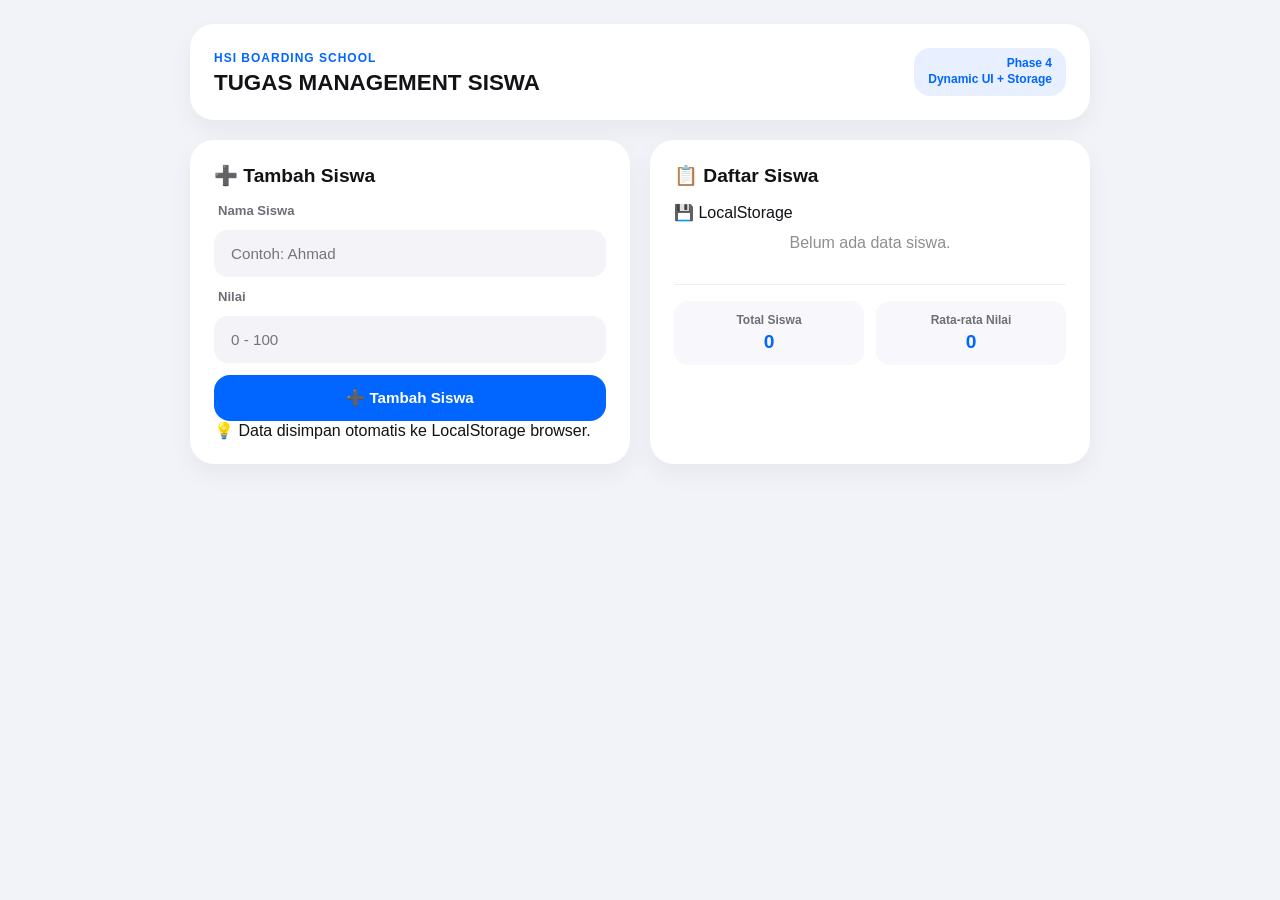
<file: student-managent/index.html>
<!DOCTYPE html>
<html lang="id">
<head>
  <meta charset="UTF-8">
  <meta name="viewport" content="width=device-width, initial-scale=1.0">
  <title>Student Management - HSI</title>
  <link rel="stylesheet" href="style.css">
</head>
<body>

  <!-- Header Section -->
  <header class="page-item card-header">
    <div>
      <span class="school">HSI BOARDING SCHOOL</span>
      <h1>TUGAS MANAGEMENT SISWA</h1>
    </div>
    <div class="phase-badge">Phase 4<br>Dynamic UI + Storage</div>
  </header>

  <!-- Main Content Layout -->
  <main class="app-grid">
    <!-- Section Form (Tambah / Edit) -->
    <section class="card">
      <h2 id="formTitle">➕ Tambah Siswa</h2>
      
      <!-- Tempat Pesan Sukses / Alert -->
      <div id="alertMessage" class="alert hidden"></div>

      <form id="studentForm">
        <!-- Input tersembunyi untuk penanda data yang sedang diedit -->
        <input type="hidden" id="editIndex" value="">

        <label for="studentName">Nama Siswa</label>
        <input id="studentName" type="text" placeholder="Contoh: Ahmad" autocomplete="off" required>

        <label for="studentScore">Nilai</label>
        <input id="studentScore" type="number" min="0" max="100" placeholder="0 - 100" required>

        <button id="btnSubmit" class="primary-btn" type="submit">➕ Tambah Siswa</button>
        <button id="btnCancel" class="secondary-btn hidden" type="button">Batal Edit</button>
      </form>
      
      <p class="form-note">💡 Data disimpan otomatis ke LocalStorage browser.</p>
    </section>

    <!-- Section Daftar Siswa & Statistik -->
    <section class="card">
      <div class="list-header">
        <h2>📋 Daftar Siswa</h2>
        <span class="saved-status">💾 LocalStorage</span>
      </div>

      <div id="studentList" class="student-list"></div>

      <div class="stats">
        <div class="stat-box">
          <span>Total Siswa</span>
          <strong id="totalStudents">0</strong>
        </div>
        <div class="stat-box">
          <span>Rata-rata Nilai</span>
          <strong id="averageScore">0</strong>
        </div>
      </div>
    </section>   
  </main>

  <!-- Modal Konfirmasi Custom (Ditaruh di luar <main> agar melayang sempurna) -->
  <div id="customModal" class="modal-overlay hidden">
    <div class="modal-card">
      <div class="modal-icon">⚠️</div>
      <h3>Hapus Data Siswa</h3>
      <p id="modalMessage">Apakah kamu yakin ingin menghapus data ini?</p>
      <div class="modal-actions">
        <button id="btnCancelDelete" class="secondary-btn">Batal</button>
        <button id="btnConfirmDelete" class="danger-btn">Hapus</button>
      </div>
    </div>
  </div>

  <!-- Pemanggilan File JavaScript -->
  <script src="script.js"></script>
</body>
</html>
</file>
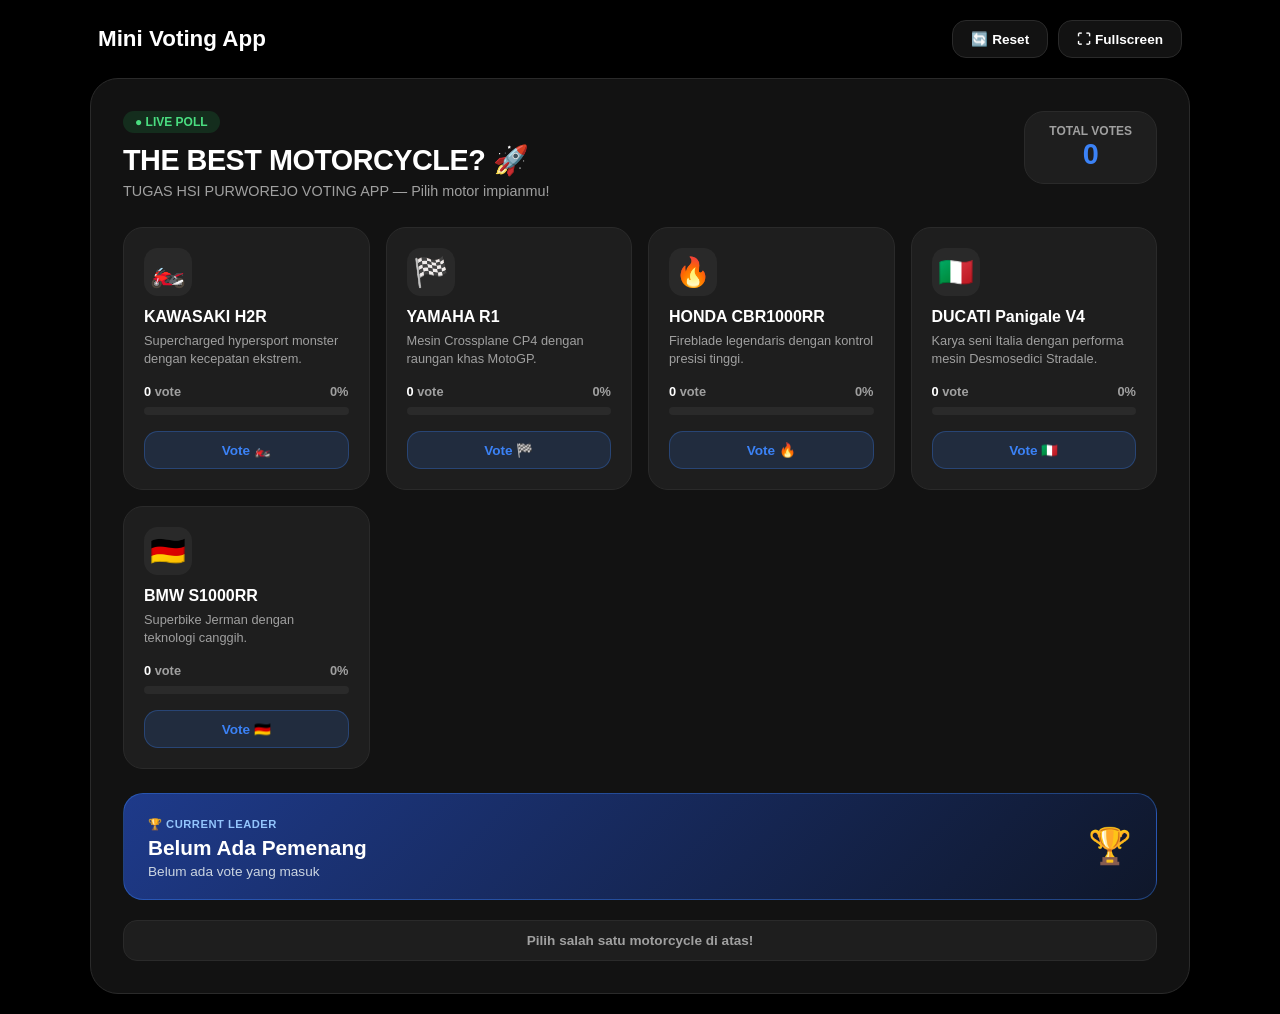
<file: tugas-bulanan.js/index.html>
<!DOCTYPE html>
<html lang="id">
<head>
  <meta charset="UTF-8">
  <meta name="viewport" content="width=device-width, initial-scale=1.0">
  <title>Voting App - Best Motorcycle</title>
  <link rel="stylesheet" href="style.css">
</head>
<body>
  <div class="app-wrapper">
    <!-- Header Atas -->
    <header class="top-header">
      <h1>Mini Voting App</h1>
      <div class="top-actions">
        <button id="btn-reset" class="btn-action">🔄 Reset</button>
        <button id="btn-fullscreen" class="btn-action">⛶ Fullscreen</button>
      </div>
    </header>

    <!-- Card Utama Dashboard -->
    <main class="main-card">
      <div class="card-header">
        <div class="header-left">
          <span class="badge-live">● LIVE POLL</span>
          <h2>THE BEST MOTORCYCLE? 🚀</h2>
          <p class="desc">TUGAS HSI PURWOREJO VOTING APP — Pilih motor impianmu!</p>
        </div>
        <div class="total-box">
          <span class="total-label">Total Votes</span>
          <span id="total-votes" class="total-number">0</span>
        </div>
      </div>

      <!-- Grid Candidate Cards -->
      <div class="cards-grid">
        <!-- Candidate 1 -->
        <div class="candidate-card">
          <div class="icon-box">🏍️</div>
          <h3>KAWASAKI H2R</h3>
          <p class="card-desc">Supercharged hypersport monster dengan kecepatan ekstrem.</p>
          <div class="stats-info">
            <span><strong id="votes-h2r">0</strong> vote</span>
            <span id="percent-h2r">0%</span>
          </div>
          <div class="progress-bar-bg">
            <div id="bar-h2r" class="progress-bar-fill" style="width: 0%;"></div>
          </div>
          <button id="btn-h2r" class="btn-vote">Vote 🏍️</button>
        </div>

        <!-- Candidate 2 -->
        <div class="candidate-card">
          <div class="icon-box">🏁</div>
          <h3>YAMAHA R1</h3>
          <p class="card-desc">Mesin Crossplane CP4 dengan raungan khas MotoGP.</p>
          <div class="stats-info">
            <span><strong id="votes-r1">0</strong> vote</span>
            <span id="percent-r1">0%</span>
          </div>
          <div class="progress-bar-bg">
            <div id="bar-r1" class="progress-bar-fill" style="width: 0%;"></div>
          </div>
          <button id="btn-r1" class="btn-vote">Vote 🏁</button>
        </div>

        <!-- Candidate 3 -->
        <div class="candidate-card">
          <div class="icon-box">🔥</div>
          <h3>HONDA CBR1000RR</h3>
          <p class="card-desc">Fireblade legendaris dengan kontrol presisi tinggi.</p>
          <div class="stats-info">
            <span><strong id="votes-cbr">0</strong> vote</span>
            <span id="percent-cbr">0%</span>
          </div>
          <div class="progress-bar-bg">
            <div id="bar-cbr" class="progress-bar-fill" style="width: 0%;"></div>
          </div>
          <button id="btn-cbr" class="btn-vote">Vote 🔥</button>
        </div>

        <!-- Candidate 4 -->
        <div class="candidate-card">
          <div class="icon-box">🇮🇹</div>
          <h3>DUCATI Panigale V4</h3>
          <p class="card-desc">Karya seni Italia dengan performa mesin Desmosedici Stradale.</p>
          <div class="stats-info">
            <span><strong id="votes-duke">0</strong> vote</span>
            <span id="percent-duke">0%</span>
          </div>
          <div class="progress-bar-bg">
            <div id="bar-duke" class="progress-bar-fill" style="width: 0%;"></div>
          </div>
          <button id="btn-duke" class="btn-vote">Vote 🇮🇹</button>
        </div>

        <!-- Candidate 5 -->
        <div class="candidate-card">
          <div class="icon-box">🇩🇪</div>
          <h3>BMW S1000RR</h3>
          <p class="card-desc">Superbike Jerman dengan teknologi canggih.</p>
          <div class="stats-info">
            <span><strong id="votes-bmw">0</strong> vote</span>
            <span id="percent-bmw">0%</span>
          </div>
          <div class="progress-bar-bg">
            <div id="bar-bmw" class="progress-bar-fill" style="width: 0%;"></div>
          </div>
          <button id="btn-bmw" class="btn-vote">Vote 🇩🇪</button>
        </div>
      </div>

      <!-- Current Leader Box -->
      <div class="leader-box">
        <div class="leader-info">
          <span class="leader-tag">🏆 CURRENT LEADER</span>
          <h3 id="leader-name">Belum Ada Pemenang</h3>
          <p id="leader-status" class="leader-desc">Belum ada vote yang masuk</p>
        </div>
        <div class="trophy-icon">🏆</div>
      </div>

      <!-- Feedback Banner -->
      <div id="feedback" class="feedback-banner">
        <span>Pilih salah satu motorcycle di atas!</span>
      </div>
    </main>
  </div>

  <script src="script.js"></script>
</body>
</html>
</file>
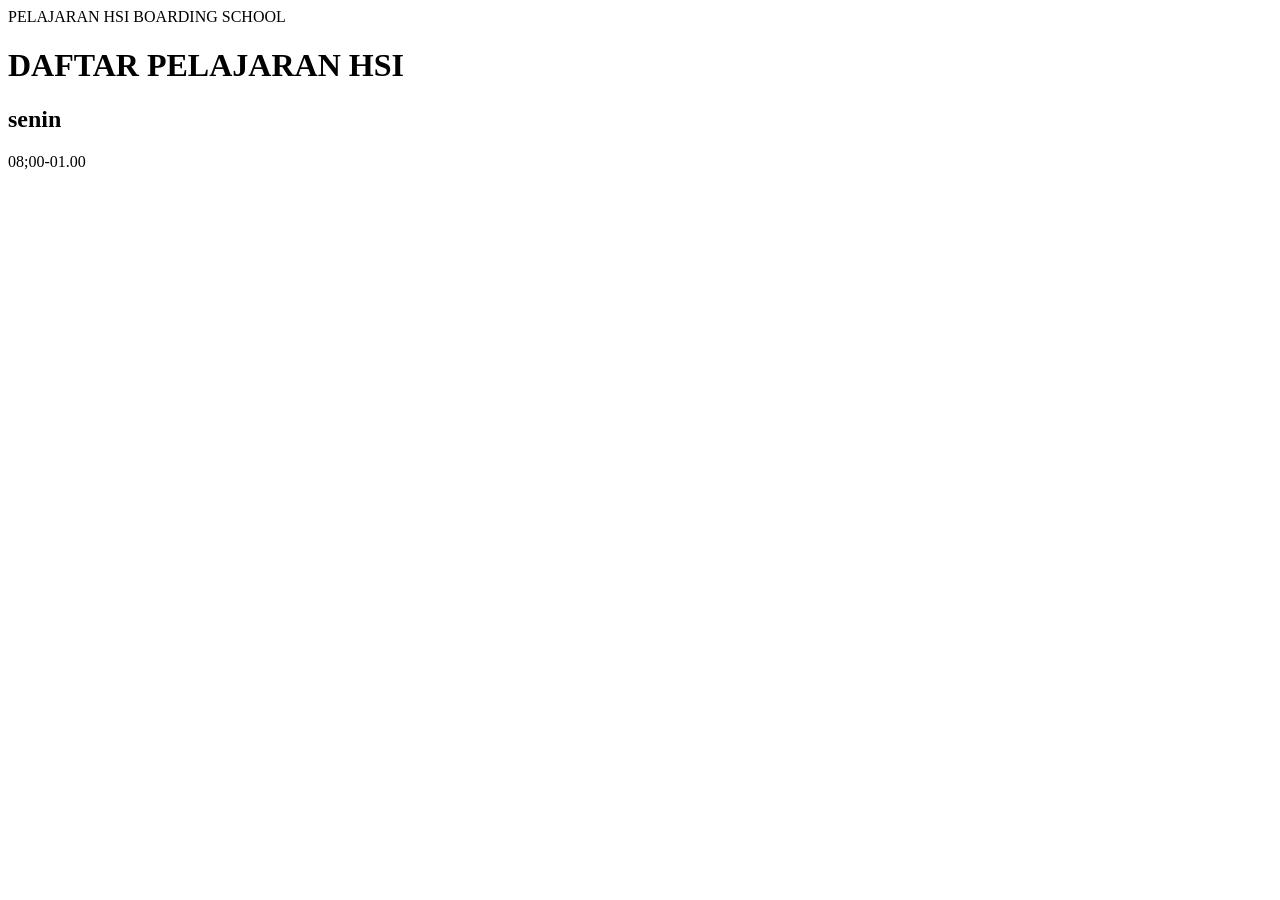
<file: web gabut/index.html>
<!DOCTYPE html>
<html lang="en">
<head>
    <meta charset="UTF-8">
    <meta name="viewport" content="width=device-width, initial-scale=1.0">
    <title>Pelajaran</title>
</head>
<body>
    <header class="pelajaran">
        <main class="pe-lg-1">
            <div class="pe-lg-2">
                <span>PELAJARAN HSI BOARDING SCHOOL</span>
                <H1>DAFTAR PELAJARAN HSI</H1>
            </div>
        </main>
    </header>
    <section>
        <main class="container-fluid">
        <div class="pe-lg-3">
            <div class="day-card">
                <h2>senin</h2>
                <span>08;00-01.00</span>
            </div>

        </div>
        </main>
    </section>
</body>
</html>
</file>
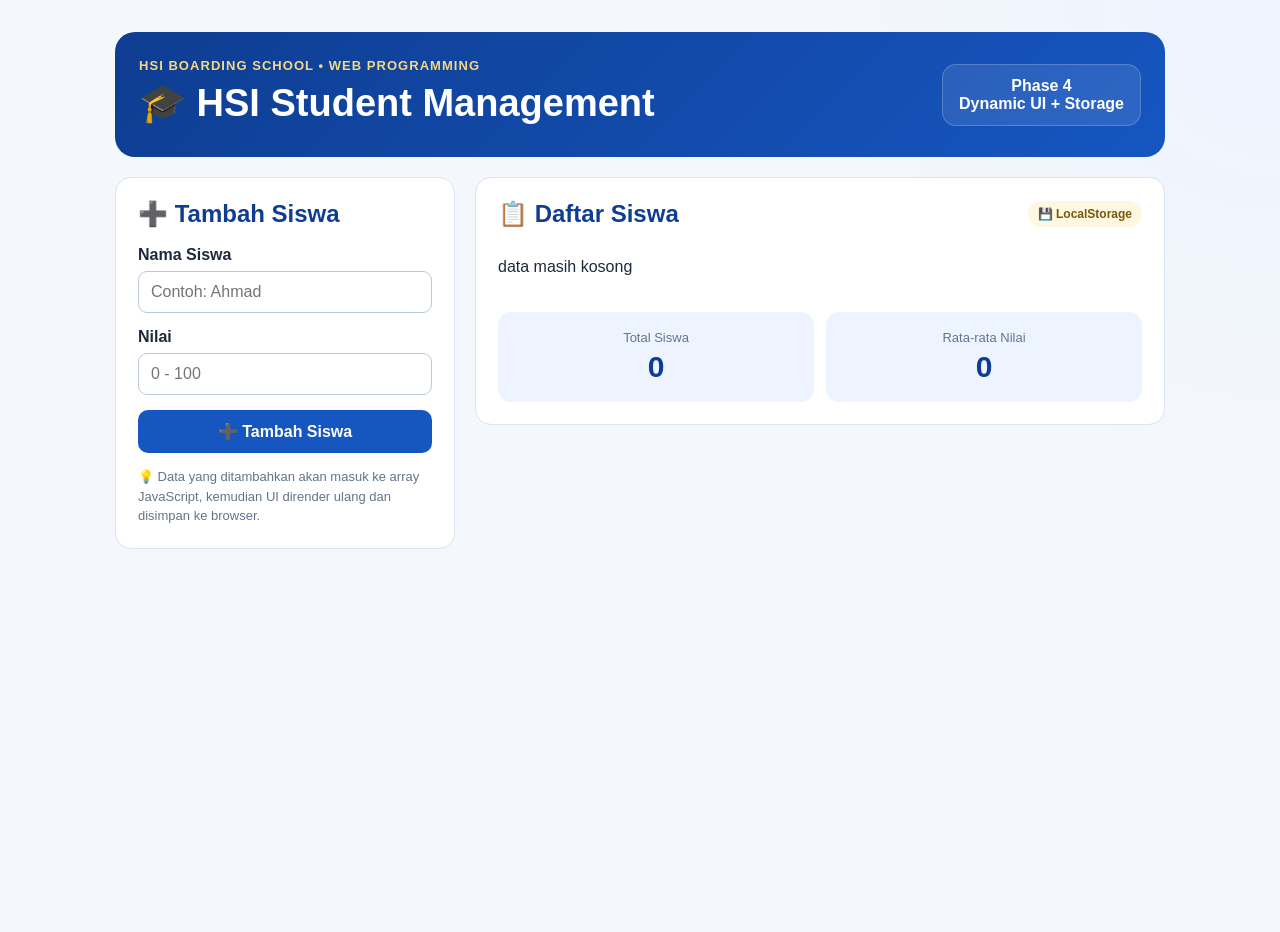
<file: tangga ke-4/student_crud.html>
<!DOCTYPE html>
<html lang="id">
<head>
  <meta charset="UTF-8">
  <meta name="viewport" content="width=device-width, initial-scale=1.0">
  <title>HSI Student Management</title>
  <style>
    :root {
      --blue:#1656c1; --blue-dark:#0e3d91; --blue-soft:#edf4ff;
      --gold:#b58b2f; --gold-soft:#fff7df; --white:#fff; --bg:#f4f7fb;
      --text:#1e293b; --muted:#64748b; --border:#dbe4f0;
      --danger:#c63737; --danger-soft:#fff0f0; --radius:16px;
    }
    *{box-sizing:border-box}
    body{margin:0;min-height:100vh;font-family:Arial,sans-serif;background:radial-gradient(circle at top right,#edf4ff 0,transparent 30%),var(--bg);color:var(--text)}
    button,input{font:inherit} button{cursor:pointer}
    .page{width:min(1050px,calc(100% - 30px));margin:32px auto 50px}
    .header{display:flex;justify-content:space-between;align-items:center;gap:20px;padding:24px;margin-bottom:20px;color:var(--white);background:linear-gradient(135deg,var(--blue-dark),var(--blue));border-radius:20px}
    .school{display:inline-block;margin-bottom:8px;font-size:13px;font-weight:bold;letter-spacing:.08em;color:#f5d784}
    .header h1{margin:0 0 8px;font-size:clamp(24px,5vw,38px)}
    .header p{margin:0;max-width:650px;line-height:1.5;color:#dbeafe}
    .phase-badge{flex-shrink:0;padding:12px 16px;border:1px solid rgba(255,255,255,.2);border-radius:14px;text-align:center;font-weight:bold;background:rgba(255,255,255,.1)}
    .concept-row{display:grid;grid-template-columns:repeat(4,1fr);gap:10px;margin-bottom:20px}
    .concept{padding:13px;background:var(--white);border:1px solid var(--border);border-radius:13px;text-align:center;font-weight:bold;font-size:14px}
    .concept span{display:block;margin-top:4px;color:var(--muted);font-size:12px;font-weight:normal}
    .app-grid{display:grid;grid-template-columns:340px 1fr;gap:20px;align-items:start}
    .card{background:var(--white);border:1px solid var(--border);border-radius:var(--radius);padding:22px}
    .card h2{margin:0 0 18px;color:var(--blue-dark)}
    label{display:block;margin-bottom:7px;font-weight:bold}
    input{width:100%;padding:11px 12px;margin-bottom:15px;border:1px solid #bcc9d9;border-radius:9px;outline:none}
    input:focus{border-color:var(--blue);box-shadow:0 0 0 3px var(--blue-soft)}
    .primary-btn{width:100%;padding:12px;border:0;border-radius:10px;color:var(--white);background:var(--blue);font-weight:bold}
    .primary-btn:hover{background:var(--blue-dark)}
    .form-note{margin:14px 0 0;color:var(--muted);font-size:13px;line-height:1.5}
    .list-header{display:flex;justify-content:space-between;align-items:center;gap:10px;margin-bottom:14px}
    .list-header h2{margin:0}
    .saved-status{padding:6px 10px;border-radius:999px;color:#76580c;background:var(--gold-soft);font-size:12px;font-weight:bold}
    .student-list{display:grid;gap:10px}
    .student-item{display:grid;grid-template-columns:1fr auto auto;align-items:center;gap:14px;padding:14px;border:1px solid var(--border);border-radius:12px;background:#fbfdff}
    .student-name{font-weight:bold}
    .student-number{display:inline-block;margin-right:7px;color:var(--gold)}
    .score{min-width:58px;padding:7px 10px;border-radius:8px;text-align:center;font-weight:bold;color:var(--blue-dark);background:var(--blue-soft)}
    .delete-btn{border:0;border-radius:8px;padding:8px 10px;color:var(--danger);background:var(--danger-soft);font-weight:bold}
    .empty{padding:28px;border:1px dashed #b9c7d8;border-radius:12px;text-align:center;color:var(--muted);background:#fbfdff}
    .stats{display:grid;grid-template-columns:repeat(2,1fr);gap:12px;margin-top:20px}
    .stat-box{padding:18px;border-radius:13px;text-align:center;color:var(--blue-dark);background:var(--blue-soft)}
    .stat-box span{display:block;margin-bottom:5px;color:var(--muted);font-size:13px}
    .stat-box strong{font-size:30px}
    @media(max-width:800px){.app-grid{grid-template-columns:1fr}.concept-row{grid-template-columns:repeat(2,1fr)}.header{align-items:flex-start;flex-direction:column}}
    @media(max-width:520px){.page{width:min(100% - 18px,1050px);margin-top:15px}.concept-row{grid-template-columns:1fr}.student-item{grid-template-columns:1fr auto}.score{grid-column:2;grid-row:1}.delete-btn{grid-column:1/-1}}
  </style>
  <script src="script.js" defer></script>
</head>
<body>
  <main class="page">
    <header class="header">
      <div>
        <span class="school">HSI BOARDING SCHOOL • WEB PROGRAMMING</span>
        <h1>🎓 HSI Student Management</h1>
      </div>
      <div class="phase-badge">Phase 4<br>Dynamic UI + Storage</div>
    </header>

    <section class="app-grid">
      <section class="card">
        <h2>➕ Tambah Siswa</h2>
        <form id="studentForm">
          <label for="studentName">Nama Siswa</label>
          <input id="studentName" type="text" placeholder="Contoh: Ahmad" autocomplete="off" required>

          <label for="studentScore">Nilai</label>
          <input id="studentScore" type="number" min="0" max="100" placeholder="0 - 100" required>

          <button class="primary-btn" type="submit">➕ Tambah Siswa</button>
        </form>
        <p class="form-note">💡 Data yang ditambahkan akan masuk ke array JavaScript, kemudian UI dirender ulang dan disimpan ke browser.</p>
      </section>

      <section class="card">
        <div class="list-header">
          <h2>📋 Daftar Siswa</h2>
          <span class="saved-status">💾 LocalStorage</span>
        </div>

        <div id="studentList" class="student-list"></div>

        <div class="stats">
          <div class="stat-box"><span>Total Siswa</span><strong id="totalStudents">0</strong></div>
          <div class="stat-box"><span>Rata-rata Nilai</span><strong id="averageScore">0</strong></div>
        </div>
      </section>  
    </section>
  </main>
</body>
</html>
</file>
<file: student-managent/style.css>
/* --- Global Reset & Design Tokens --- */
:root {
  --bg-color: #f2f3f8;
  --card-bg: #ffffff;
  --text-primary: #121217;
  --text-secondary: #6e6e77;
  --accent-color: #0066ff;
  --accent-hover: #0052cc;
  --danger-color: #ff3b30;
  --danger-light: #ffeaea;
  --success-bg: #e2f7e5;
  --success-text: #146c2e;
  
  --radius-card: 24px;
  --radius-input: 14px;
  --radius-btn: 16px;
  --shadow-card: 0 10px 25px rgba(0, 0, 0, 0.05);
}

/* Reset Tampilan Bawaan Browser */
* {
  box-sizing: border-box;
  margin: 0;
  padding: 0;
  font-family: -apple-system, BlinkMacSystemFont, "Segoe UI", Roboto, sans-serif;
  -webkit-tap-highlight-color: transparent;
}

body {
  background-color: var(--bg-color);
  color: var(--text-primary);
  padding: 24px 16px;
  display: flex;
  flex-direction: column;
  align-items: center;
  gap: 20px;
}

/* Header */
.page-item {
  max-width: 900px;
  width: 100%;
}

.card-header {
  background: var(--card-bg);
  border-radius: var(--radius-card);
  padding: 24px;
  box-shadow: var(--shadow-card);
  display: flex;
  justify-content: space-between;
  align-items: center;
}

.school {
  font-size: 0.75rem;
  font-weight: 800;
  letter-spacing: 1px;
  color: var(--accent-color);
  text-transform: uppercase;
}

.card-header h1 {
  font-size: 1.4rem;
  font-weight: 800;
  margin-top: 4px;
}

.phase-badge {
  background-color: #e8f0ff;
  color: var(--accent-color);
  font-size: 0.75rem;
  font-weight: 700;
  padding: 8px 14px;
  border-radius: 16px;
  text-align: right;
  line-height: 1.3;
}

/* Layout Grid */
.app-grid {
  display: grid;
  grid-template-columns: 1fr;
  gap: 20px;
  max-width: 900px;
  width: 100%;
}

@media (min-width: 768px) {
  .app-grid {
    grid-template-columns: 1fr 1fr;
  }
}

/* Kartu / Container */
.card {
  background: var(--card-bg);
  border-radius: var(--radius-card);
  padding: 24px;
  box-shadow: var(--shadow-card);
}

.card h2 {
  font-size: 1.2rem;
  font-weight: 700;
  margin-bottom: 16px;
}

/* Pesan Alert Notifikasi */
.alert {
  padding: 12px 16px;
  border-radius: 12px;
  font-size: 0.85rem;
  font-weight: 600;
  margin-bottom: 16px;
  background-color: var(--success-bg);
  color: var(--success-text);
}

.hidden {
  display: none !important;
}

/* Form Input */
#studentForm {
  display: flex;
  flex-direction: column;
  gap: 12px;
}

label {
  font-size: 0.82rem;
  font-weight: 700;
  color: var(--text-secondary);
  margin-left: 4px;
}

input[type="text"],
input[type="number"] {
  width: 100%;
  padding: 14px 16px;
  border-radius: var(--radius-input);
  border: 1.5px solid transparent;
  background-color: #f4f4f8;
  font-size: 0.95rem;
  outline: none;
}

input:focus {
  border-color: var(--accent-color);
  background-color: #ffffff;
}

/* Tombol */
button {
  padding: 14px 20px;
  border-radius: var(--radius-btn);
  border: none;
  font-size: 0.95rem;
  font-weight: 700;
  cursor: pointer;
}

.primary-btn {
  background-color: var(--accent-color);
  color: white;
}

.secondary-btn {
  background-color: #e9e9ee;
  color: var(--text-primary);
  margin-top: 4px;
}

/* Student List */
.student-list {
  display: flex;
  flex-direction: column;
  gap: 10px;
  max-height: 320px;
  overflow-y: auto;
  margin-bottom: 20px;
}

.student-item {
  display: flex;
  justify-content: space-between;
  align-items: center;
  background: #f7f7fc;
  padding: 12px 16px;
  border-radius: 16px;
  border: 1px solid #eeeeef;
}

.student-info strong {
  display: block;
  font-size: 0.95rem;
}

.student-info span {
  font-size: 0.85rem;
  color: var(--text-secondary);
}

.student-actions {
  display: flex;
  gap: 6px;
}

.btn-edit, .btn-delete {
  padding: 6px 12px;
  font-size: 0.8rem;
  font-weight: 600;
  border-radius: 10px;
}

.btn-edit {
  background-color: #e8f0ff;
  color: var(--accent-color);
}

.btn-delete {
  background-color: var(--danger-light);
  color: var(--danger-color);
}

/* Ringkasan Statistik */
.stats {
  display: grid;
  grid-template-columns: 1fr 1fr;
  gap: 12px;
  border-top: 1px solid #eeeeef;
  padding-top: 16px;
}

.stat-box {
  background: #f7f7fc;
  padding: 12px;
  border-radius: 14px;
  text-align: center;
}

.stat-box span {
  display: block;
  font-size: 0.75rem;
  font-weight: 600;
  color: var(--text-secondary);
  margin-bottom: 4px;
}

.stat-box strong {
  font-size: 1.2rem;
  color: var(--accent-color);
}

/* --- FIX: Custom Modal Popup Instan & Ringan --- */
.modal-overlay {
  position: fixed;
  top: 0;
  left: 0;
  width: 100vw;
  height: 100vh;
  background: rgba(0, 0, 0, 0.4);
  z-index: 1000;

  /* Default tersembunyi total */
  display: none;
  justify-content: center;
  align-items: center;
}

.modal-overlay.active {
  /* Muncul seketika tanpa transisi GPU */
  display: flex !important;
}

.modal-card {
  background: #ffffff;
  padding: 24px;
  border-radius: 24px;
  width: 90%;
  max-width: 340px;
  text-align: center;
  box-shadow: 0 10px 25px rgba(0, 0, 0, 0.15);
}

.modal-card h3 {
  font-size: 1.2rem;
  font-weight: 800;
  margin-bottom: 8px;
}

.modal-card p {
  font-size: 0.9rem;
  color: #6e6e77;
  margin-bottom: 20px;
  line-height: 1.4;
}

.modal-actions {
  display: flex;
  gap: 10px;
}

.modal-actions button {
  flex: 1;
  padding: 12px;
  border-radius: 16px;
  font-size: 0.9rem;
  font-weight: 700;
}

.danger-btn {
  background-color: #ff3b30;
  color: white;
}

/* Custom Modal - Ringan untuk Dual-Core / Integrated Graphics */
.modal-overlay {
  position: fixed;
  top: 0;
  left: 0;
  width: 100vw;
  height: 100vh;
  background: rgba(0, 0, 0, 0.4);
  display: none; /* Dikontrol via JS */
  justify-content: center;
  align-items: center;
  z-index: 1000;
  opacity: 0;
  transition: opacity 0.2s ease;
}

.modal-overlay.active {
  opacity: 1;
}

.modal-card {
  background: #ffffff;
  padding: 24px;
  border-radius: 20px;
  width: 90%;
  max-width: 340px;
  text-align: center;
  box-shadow: 0 8px 20px rgba(0, 0, 0, 0.1);
  transform: translateY(10px);
  transition: transform 0.2s ease;
}

.modal-overlay.active .modal-card {
  transform: translateY(0);
}
</file>
<file: tugas-bulanan.js/style.css>
/* ==========================================================================
   ONE UI 9.5 - PURE AMOLED DARK MODE
   ========================================================================== */

:root {
  --bg-main: #000000;              /* Hitam Pekat AMOLED */
  --card-bg: #121212;              /* Kartu Hitam Elegan */
  --card-inner: #1e1e1e;            /* Kartu Dalam / Tombol Off */
  --card-border: #2a2a2a;           /* Border Halus */
  --text-primary: #ffffff;          /* Teks Putih Terang */
  --text-secondary: #a0a0a0;        /* Teks Abu-abu Soft */
  --accent-color: #3b82f6;          /* Biru Khas One UI Dark */
  --accent-hover: #2563eb;
  --accent-light: rgba(59, 130, 246, 0.15);
  
  --radius-xl: 28px;
  --radius-lg: 20px;
  --radius-md: 14px;
  --shadow-soft: 0 10px 30px rgba(0, 0, 0, 0.8);
}

/* Base Reset */
* {
  margin: 0;
  padding: 0;
  box-sizing: border-box;
  font-family: -apple-system, BlinkMacSystemFont, "Segoe UI", Roboto, sans-serif;
  -webkit-tap-highlight-color: transparent;
}

body {
  background-color: var(--bg-main);
  color: var(--text-primary);
  min-height: 100vh;
  display: flex;
  justify-content: center;
  align-items: center;
  padding: 20px;
}

.app-wrapper {
  width: 100%;
  max-width: 1100px;
}

/* Header Atas */
.top-header {
  display: flex;
  justify-content: space-between;
  align-items: center;
  margin-bottom: 20px;
  padding: 0 8px;
}

.top-header h1 {
  font-size: 1.4rem;
  font-weight: 700;
  color: var(--text-primary);
}

.top-actions {
  display: flex;
  gap: 10px;
}

.btn-action {
  background: var(--card-bg);
  border: 1px solid var(--card-border);
  padding: 10px 18px;
  border-radius: var(--radius-md);
  color: var(--text-primary);
  font-weight: 600;
  font-size: 0.85rem;
  cursor: pointer;
  transition: all 0.2s ease;
}

.btn-action:hover {
  background: var(--card-inner);
  border-color: #444;
}

.btn-action:active {
  transform: scale(0.96);
}

/* Main Container */
.main-card {
  background: var(--card-bg);
  border: 1px solid var(--card-border);
  border-radius: var(--radius-xl);
  padding: 32px;
  box-shadow: var(--shadow-soft);
}

.card-header {
  display: flex;
  justify-content: space-between;
  align-items: flex-start;
  margin-bottom: 28px;
  flex-wrap: wrap;
  gap: 16px;
}

.badge-live {
  display: inline-block;
  background: rgba(34, 197, 94, 0.15);
  color: #4ade80;
  font-size: 0.75rem;
  font-weight: 700;
  padding: 4px 12px;
  border-radius: 20px;
  margin-bottom: 10px;
}

.header-left h2 {
  font-size: 1.8rem;
  font-weight: 800;
  letter-spacing: -0.5px;
  margin-bottom: 6px;
}

.desc {
  color: var(--text-secondary);
  font-size: 0.9rem;
}

/* Total Box */
.total-box {
  background: var(--card-inner);
  border: 1px solid var(--card-border);
  padding: 12px 24px;
  border-radius: var(--radius-lg);
  display: flex;
  flex-direction: column;
  align-items: center;
}

.total-label {
  font-size: 0.75rem;
  color: var(--text-secondary);
  font-weight: 600;
  text-transform: uppercase;
}

.total-number {
  font-size: 1.8rem;
  font-weight: 800;
  color: var(--accent-color);
}

/* Candidates Grid System */
.cards-grid {
  display: grid;
  grid-template-columns: repeat(auto-fit, minmax(200px, 1fr));
  gap: 16px;
  margin-bottom: 24px;
}

.candidate-card {
  background: var(--card-inner);
  border: 1px solid var(--card-border);
  border-radius: var(--radius-lg);
  padding: 20px;
  display: flex;
  flex-direction: column;
  transition: transform 0.2s ease, border-color 0.2s ease;
}

.candidate-card:hover {
  transform: translateY(-3px);
  border-color: #333;
}

.icon-box {
  font-size: 1.8rem;
  background: rgba(255, 255, 255, 0.05);
  width: 48px;
  height: 48px;
  display: flex;
  justify-content: center;
  align-items: center;
  border-radius: var(--radius-md);
  margin-bottom: 12px;
}

.candidate-card h3 {
  font-size: 1rem;
  font-weight: 700;
  margin-bottom: 6px;
}

.card-desc {
  font-size: 0.8rem;
  color: var(--text-secondary);
  line-height: 1.4;
  margin-bottom: 16px;
  flex-grow: 1;
}

.stats-info {
  display: flex;
  justify-content: space-between;
  font-size: 0.8rem;
  font-weight: 600;
  margin-bottom: 8px;
  color: var(--text-secondary);
}

.stats-info strong {
  color: var(--text-primary);
}

/* Progress Bar */
.progress-bar-bg {
  background: #2a2a2a;
  height: 8px;
  border-radius: 10px;
  overflow: hidden;
  margin-bottom: 16px;
}

.progress-bar-fill {
  background: var(--accent-color);
  height: 100%;
  border-radius: 10px;
  transition: width 0.4s ease;
}

/* Vote Button */
.btn-vote {
  background: var(--accent-light);
  color: var(--accent-color);
  border: 1px solid rgba(59, 130, 246, 0.3);
  padding: 10px;
  border-radius: var(--radius-md);
  font-weight: 700;
  font-size: 0.85rem;
  cursor: pointer;
  transition: all 0.2s ease;
}

.btn-vote:hover {
  background: var(--accent-color);
  color: #ffffff;
}

.btn-vote:active {
  transform: scale(0.95);
}

/* Leader Box */
.leader-box {
  background: linear-gradient(135deg, #1e3a8a, #0f172a);
  border: 1px solid rgba(59, 130, 246, 0.4);
  color: #ffffff;
  border-radius: var(--radius-lg);
  padding: 20px 24px;
  display: flex;
  justify-content: space-between;
  align-items: center;
  margin-bottom: 20px;
}

.leader-tag {
  font-size: 0.7rem;
  font-weight: 700;
  color: #93c5fd;
  letter-spacing: 0.5px;
}

.leader-info h3 {
  font-size: 1.3rem;
  font-weight: 800;
  margin: 4px 0;
}

.leader-desc {
  font-size: 0.85rem;
  color: #cbd5e1;
}

.trophy-icon {
  font-size: 2.2rem;
}

/* Feedback Banner */
.feedback-banner {
  background: var(--card-inner);
  border: 1px solid var(--card-border);
  padding: 12px;
  border-radius: var(--radius-md);
  text-align: center;
  font-size: 0.85rem;
  font-weight: 600;
  color: var(--text-secondary);
}

/* Responsif untuk Layar HP */
@media (max-width: 650px) {
  .main-card {
    padding: 20px;
  }
  
  .cards-grid {
    grid-template-columns: 1fr;
  }
}
</file>
